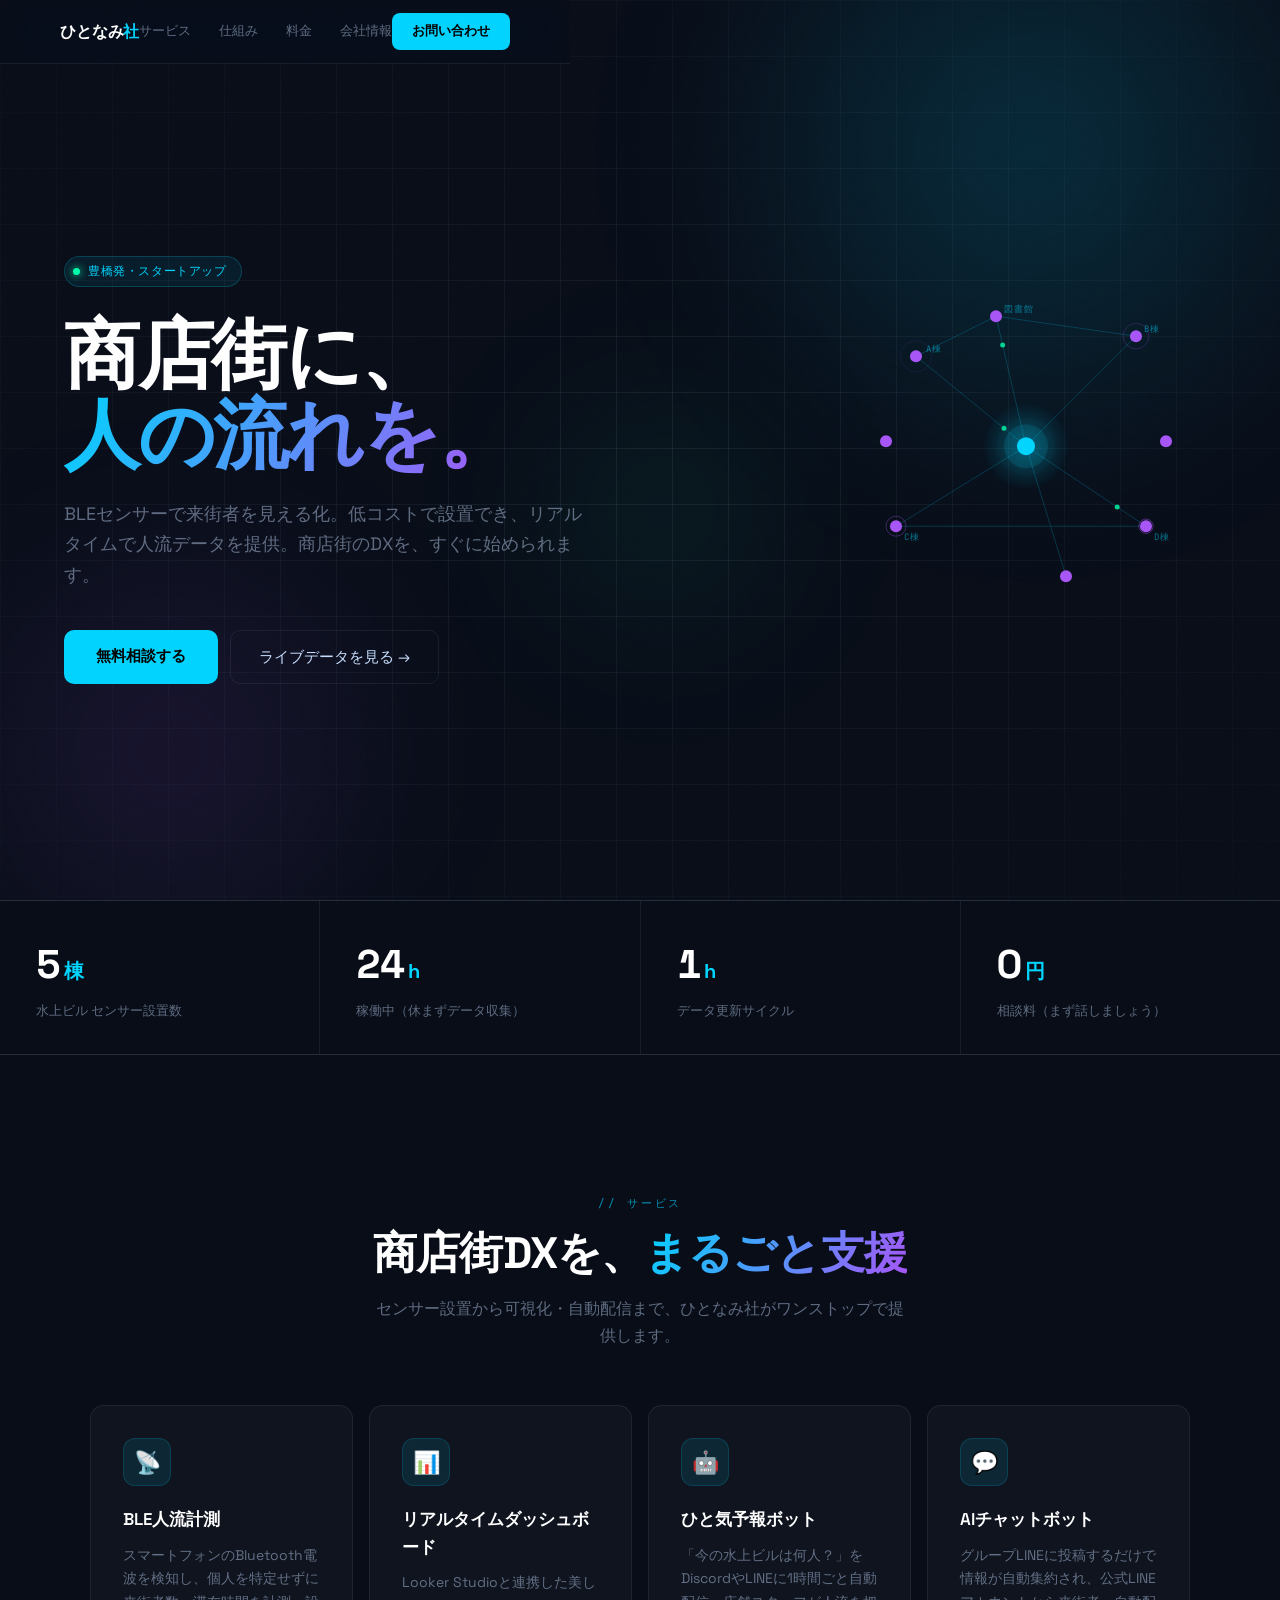
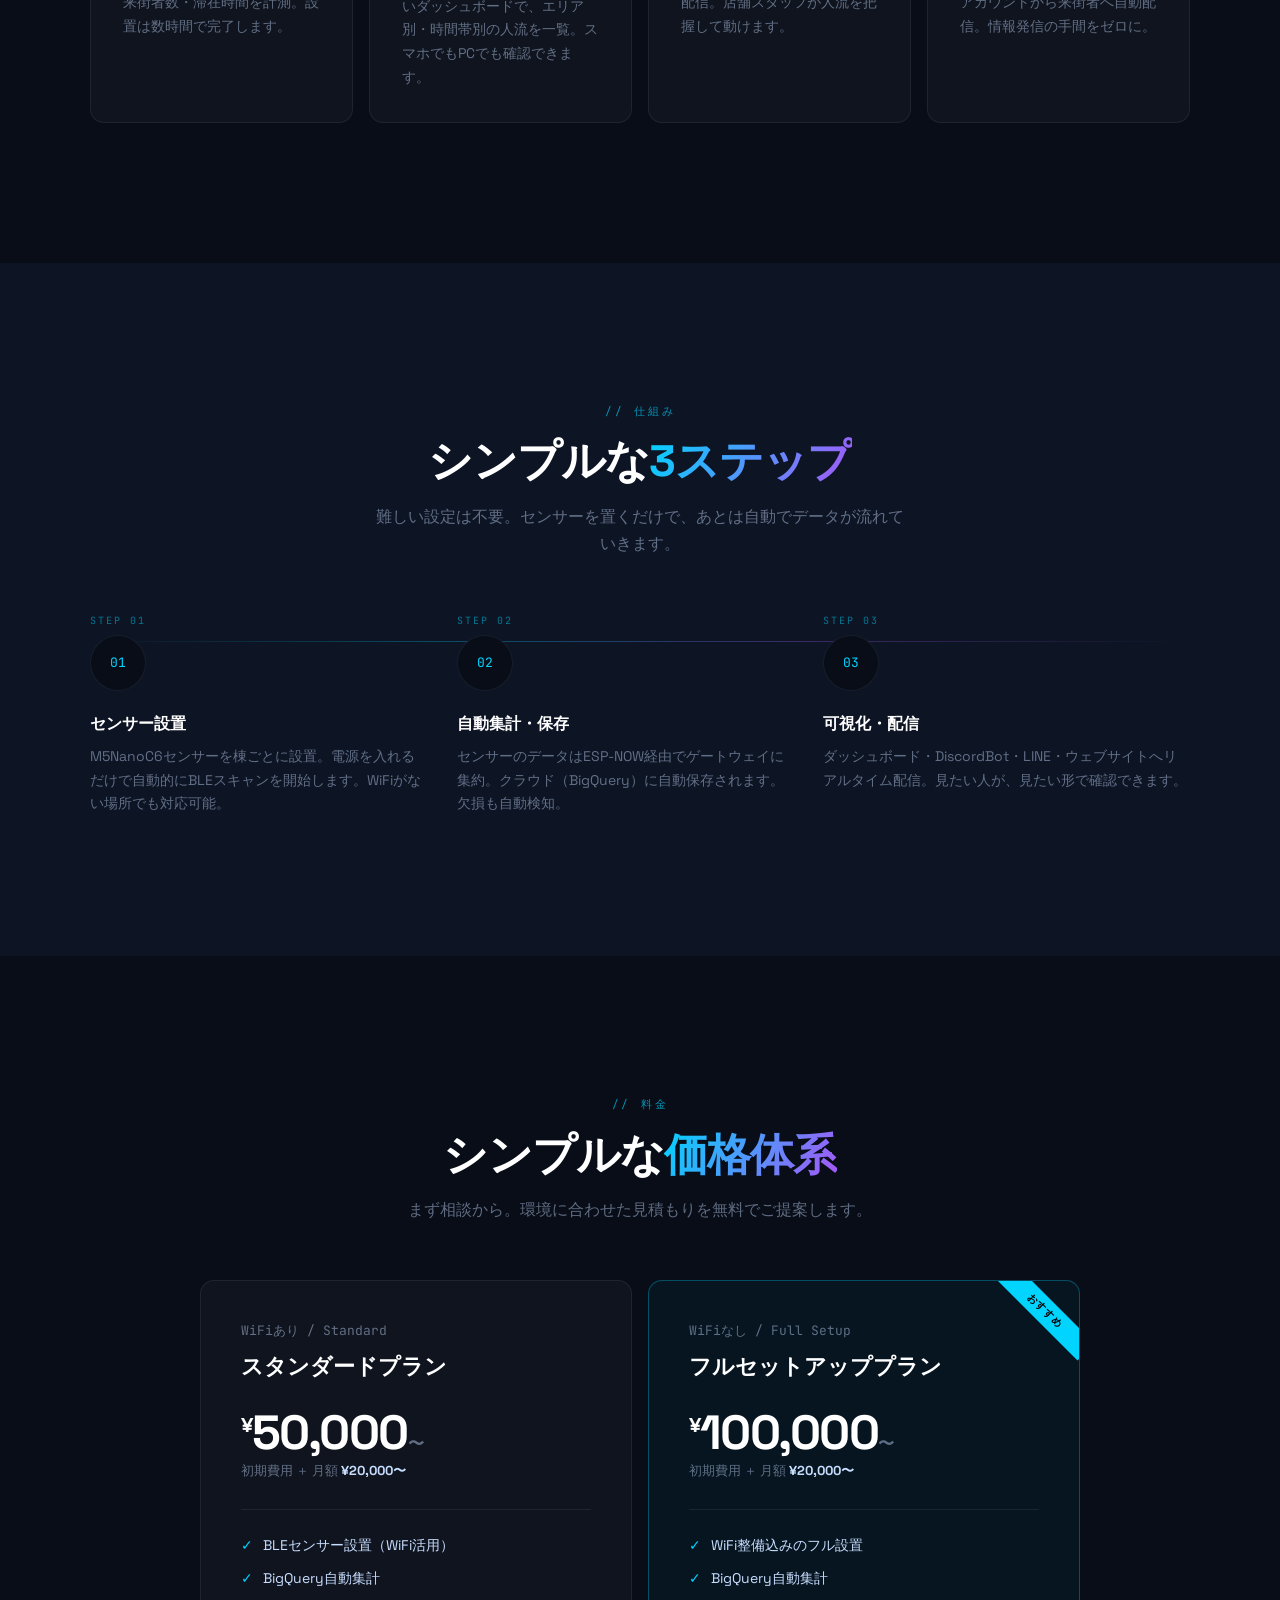
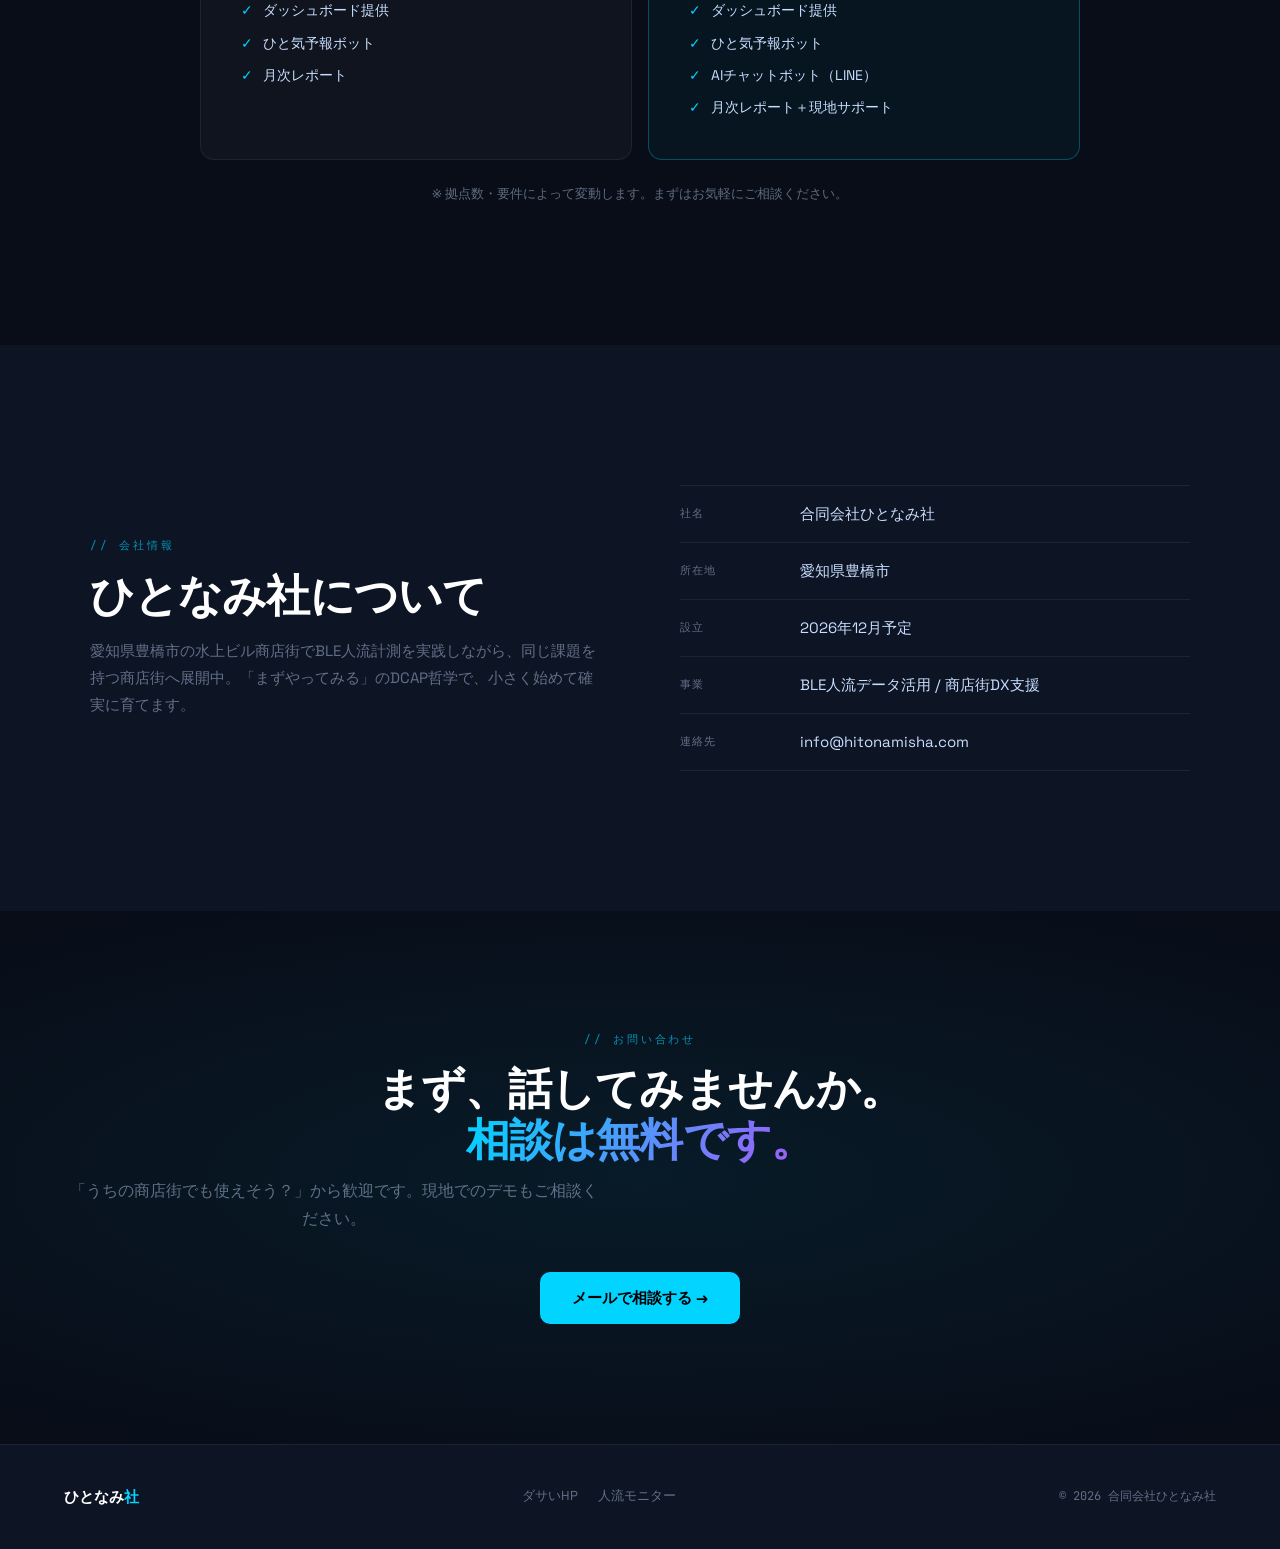
<file: corporate.html>
<!DOCTYPE html>
<html lang="ja">
<head>
  <meta charset="UTF-8">
  <meta name="viewport" content="width=device-width, initial-scale=1.0">
  <title>合同会社ひとなみ社 — 商店街に、人の流れを。</title>
  <link rel="preconnect" href="https://fonts.googleapis.com">
  <link href="https://fonts.googleapis.com/css2?family=Space+Grotesk:wght@300;400;500;600;700&family=JetBrains+Mono:wght@400;600&display=swap" rel="stylesheet">
  <style>
    *, *::before, *::after { box-sizing: border-box; margin: 0; padding: 0; }
    :root {
      --bg:     #080d18;
      --bg2:    #0d1424;
      --cyan:   #00d4ff;
      --purple: #a855f7;
      --green:  #00ffaa;
      --text:   #c8deff;
      --dim:    rgba(200,222,255,.45);
      --border: rgba(200,222,255,.08);
      --card:   rgba(255,255,255,.03);
      --r:      14px;
    }

    html { scroll-behavior: smooth; }
    body { background: var(--bg); color: var(--text); font-family: 'Space Grotesk', system-ui, sans-serif; line-height: 1.6; overflow-x: hidden; }

    a { color: inherit; text-decoration: none; }
    img { display: block; max-width: 100%; }

    /* ────────────────────────────────
       NOISE OVERLAY
    ──────────────────────────────── */
    body::before {
      content: ''; position: fixed; inset: 0; pointer-events: none; z-index: 9999; opacity: .025;
      background-image: url("data:image/svg+xml,%3Csvg viewBox='0 0 256 256' xmlns='http://www.w3.org/2000/svg'%3E%3Cfilter id='noise'%3E%3CfeTurbulence type='fractalNoise' baseFrequency='0.9' numOctaves='4' stitchTiles='stitch'/%3E%3C/filter%3E%3Crect width='100%25' height='100%25' filter='url(%23noise)'/%3E%3C/svg%3E");
      background-size: 200px;
    }

    /* ────────────────────────────────
       NAV
    ──────────────────────────────── */
    nav {
      position: fixed; top: 0; inset-x: 0; z-index: 100;
      display: flex; align-items: center; justify-content: space-between;
      padding: 0 clamp(20px,5vw,60px);
      height: 64px;
      background: rgba(8,13,24,.7);
      backdrop-filter: blur(20px) saturate(180%);
      border-bottom: 1px solid var(--border);
      transition: background .3s;
    }

    .nav-logo {
      font-size: 16px; font-weight: 700; letter-spacing: -.01em;
      color: #fff;
    }
    .nav-logo span { color: var(--cyan); }

    .nav-links { display: flex; gap: 28px; font-size: 13px; color: var(--dim); }
    .nav-links a:hover { color: #fff; }
    @media(max-width:600px){ .nav-links { display: none; } }

    .nav-cta {
      font-size: 13px; font-weight: 600; padding: 8px 20px;
      background: var(--cyan); color: #000; border-radius: 8px;
      transition: opacity .2s, transform .15s;
    }
    .nav-cta:hover { opacity: .85; transform: translateY(-1px); }

    /* ────────────────────────────────
       HERO
    ──────────────────────────────── */
    .hero {
      position: relative; min-height: 100svh;
      display: flex; align-items: center;
      padding: 120px clamp(20px,5vw,80px) 80px;
      overflow: hidden;
    }

    /* Gradient blobs */
    .blob {
      position: absolute; border-radius: 50%; filter: blur(80px);
      pointer-events: none; will-change: transform;
    }
    .blob-1 { width: 700px; height: 700px; background: radial-gradient(circle, rgba(0,212,255,.18), transparent 70%); top: -200px; right: -100px; animation: drift1 12s ease-in-out infinite; }
    .blob-2 { width: 500px; height: 500px; background: radial-gradient(circle, rgba(168,85,247,.14), transparent 70%); bottom: -100px; left: -80px; animation: drift2 15s ease-in-out infinite; }
    .blob-3 { width: 300px; height: 300px; background: radial-gradient(circle, rgba(0,255,170,.1), transparent 70%); top: 40%; left: 40%; animation: drift3 10s ease-in-out infinite; }

    @keyframes drift1 { 0%,100%{transform:translate(0,0)} 50%{transform:translate(-40px,30px)} }
    @keyframes drift2 { 0%,100%{transform:translate(0,0)} 50%{transform:translate(30px,-40px)} }
    @keyframes drift3 { 0%,100%{transform:translate(0,0)} 50%{transform:translate(-20px,20px)} }

    /* Grid */
    .hero::before {
      content: ''; position: absolute; inset: 0; pointer-events: none;
      background-image:
        linear-gradient(var(--border) 1px, transparent 1px),
        linear-gradient(90deg, var(--border) 1px, transparent 1px);
      background-size: 56px 56px;
      mask-image: radial-gradient(ellipse 80% 80% at 50% 50%, black, transparent);
    }

    .hero-inner { position: relative; max-width: 700px; }

    .hero-badge {
      display: inline-flex; align-items: center; gap: 8px;
      padding: 5px 14px 5px 8px;
      background: rgba(0,212,255,.08); border: 1px solid rgba(0,212,255,.2);
      border-radius: 100px; font-size: 12px; color: var(--cyan);
      font-family: 'JetBrains Mono', monospace; letter-spacing: .05em;
      margin-bottom: 28px;
    }
    .badge-dot { width:7px; height:7px; border-radius:50%; background:var(--green); box-shadow:0 0 8px var(--green); animation:blink 2s ease-in-out infinite; }
    @keyframes blink { 0%,100%{opacity:1} 50%{opacity:.3} }

    .hero h1 {
      font-size: clamp(40px, 7vw, 76px);
      font-weight: 700; letter-spacing: -.03em; line-height: 1.05;
      color: #fff; margin-bottom: 24px;
    }
    .hero h1 .grad {
      background: linear-gradient(120deg, var(--cyan), var(--purple));
      -webkit-background-clip: text; -webkit-text-fill-color: transparent;
      background-clip: text;
    }

    .hero-sub {
      font-size: clamp(15px,2vw,18px); color: var(--dim); line-height: 1.7;
      max-width: 520px; margin-bottom: 40px;
    }

    .hero-actions { display: flex; flex-wrap: wrap; gap: 12px; }

    .btn-primary {
      padding: 14px 32px; background: var(--cyan); color: #000;
      font-weight: 700; font-size: 15px; border-radius: 10px;
      transition: transform .15s, box-shadow .15s;
    }
    .btn-primary:hover { transform: translateY(-2px); box-shadow: 0 8px 32px rgba(0,212,255,.3); }

    .btn-ghost {
      padding: 14px 28px; border: 1px solid var(--border); color: var(--text);
      font-size: 15px; border-radius: 10px;
      transition: border-color .2s, background .2s;
    }
    .btn-ghost:hover { border-color: rgba(200,222,255,.3); background: rgba(255,255,255,.04); }

    /* BLE diagram */
    .hero-visual {
      position: absolute; right: clamp(20px,5vw,80px); top: 50%; transform: translateY(-50%);
      width: min(380px, 40vw); aspect-ratio: 1;
    }
    @media(max-width:900px){ .hero-visual { display: none; } }

    /* ────────────────────────────────
       STATS BAR
    ──────────────────────────────── */
    .stats {
      display: flex; flex-wrap: wrap; gap: 1px;
      background: var(--border);
      border-top: 1px solid var(--border); border-bottom: 1px solid var(--border);
    }

    .stat {
      flex: 1; min-width: 180px;
      padding: 32px 36px;
      background: var(--bg);
    }

    .stat-num {
      font-size: 40px; font-weight: 700; letter-spacing: -.03em; color: #fff;
      font-feature-settings: 'tnum';
    }
    .stat-num span { font-size: 20px; color: var(--cyan); margin-left: 4px; }
    .stat-label { font-size: 13px; color: var(--dim); margin-top: 4px; }

    /* ────────────────────────────────
       SECTION COMMONS
    ──────────────────────────────── */
    section { padding: clamp(80px, 12vw, 140px) clamp(20px, 5vw, 80px); }

    .section-tag {
      font-family: 'JetBrains Mono', monospace; font-size: 11px;
      letter-spacing: .25em; text-transform: uppercase;
      color: var(--cyan); opacity: .65; margin-bottom: 16px;
    }

    .section-h {
      font-size: clamp(28px, 4vw, 44px); font-weight: 700;
      letter-spacing: -.02em; color: #fff; line-height: 1.15;
      margin-bottom: 16px;
    }
    .section-h .grad {
      background: linear-gradient(120deg, var(--cyan), var(--purple));
      -webkit-background-clip: text; -webkit-text-fill-color: transparent; background-clip: text;
    }

    .section-sub { font-size: 16px; color: var(--dim); max-width: 540px; line-height: 1.7; margin-bottom: 56px; }

    .center { text-align: center; }
    .center .section-sub { margin-left: auto; margin-right: auto; }

    /* ────────────────────────────────
       FEATURES
    ──────────────────────────────── */
    #features { background: var(--bg); }

    .features-grid {
      display: grid; grid-template-columns: repeat(auto-fit, minmax(240px, 1fr));
      gap: 16px; max-width: 1100px; margin: 0 auto;
    }

    .feat {
      padding: 32px; background: var(--card);
      border: 1px solid var(--border); border-radius: var(--r);
      transition: border-color .25s, transform .25s;
    }
    .feat:hover { border-color: rgba(0,212,255,.25); transform: translateY(-3px); }

    .feat-icon {
      width: 48px; height: 48px; border-radius: 12px;
      background: rgba(0,212,255,.1); border: 1px solid rgba(0,212,255,.15);
      display: flex; align-items: center; justify-content: center;
      font-size: 22px; margin-bottom: 20px;
    }

    .feat h3 { font-size: 17px; font-weight: 600; color: #fff; margin-bottom: 10px; }
    .feat p  { font-size: 14px; color: var(--dim); line-height: 1.7; }

    /* ────────────────────────────────
       HOW IT WORKS
    ──────────────────────────────── */
    #how { background: var(--bg2); }

    .how-inner { max-width: 1100px; margin: 0 auto; }

    .steps {
      display: grid; grid-template-columns: repeat(auto-fit, minmax(220px,1fr));
      gap: 0; position: relative;
    }

    .steps::before {
      content: ''; position: absolute; top: 28px; left: 0; right: 0; height: 1px;
      background: linear-gradient(90deg, transparent, var(--cyan), var(--purple), transparent);
      opacity: .3;
    }
    @media(max-width:680px){ .steps::before { display: none; } }

    .step { padding: 0 32px 0 0; position: relative; }
    .step:last-child { padding-right: 0; }

    .step-num {
      width: 56px; height: 56px; border-radius: 50%;
      background: var(--bg); border: 1px solid var(--border);
      display: flex; align-items: center; justify-content: center;
      font-family: 'JetBrains Mono', monospace; font-size: 13px; color: var(--cyan);
      margin-bottom: 20px; position: relative; z-index: 1;
    }

    .step h3 { font-size: 16px; font-weight: 600; color: #fff; margin-bottom: 8px; }
    .step p  { font-size: 14px; color: var(--dim); line-height: 1.7; }

    .step-tag {
      font-family: 'JetBrains Mono', monospace; font-size: 10px; letter-spacing: .2em;
      color: var(--cyan); opacity: .5; margin-bottom: 6px; text-transform: uppercase;
    }

    /* ────────────────────────────────
       PRICING
    ──────────────────────────────── */
    #pricing { background: var(--bg); }

    .pricing-wrap { max-width: 880px; margin: 0 auto; }

    .pricing-grid {
      display: grid; grid-template-columns: 1fr 1fr; gap: 16px;
    }
    @media(max-width:620px){ .pricing-grid { grid-template-columns: 1fr; } }

    .price-card {
      padding: 40px; background: var(--card);
      border: 1px solid var(--border); border-radius: var(--r);
      position: relative; overflow: hidden;
      transition: border-color .25s;
    }
    .price-card:hover { border-color: rgba(0,212,255,.25); }

    .price-card.featured {
      border-color: rgba(0,212,255,.3);
      background: rgba(0,212,255,.04);
    }
    .price-card.featured::before {
      content: 'おすすめ'; position: absolute; top: 18px; right: -24px;
      background: var(--cyan); color: #000; font-size: 10px; font-weight: 700;
      padding: 4px 36px; transform: rotate(45deg); letter-spacing: .1em;
    }

    .price-tier { font-size: 13px; color: var(--dim); margin-bottom: 8px; font-family: 'JetBrains Mono', monospace; }
    .price-name { font-size: 22px; font-weight: 700; color: #fff; margin-bottom: 24px; }

    .price-num {
      font-size: 48px; font-weight: 700; color: #fff; letter-spacing: -.03em;
      line-height: 1; margin-bottom: 4px;
    }
    .price-num sup { font-size: 20px; vertical-align: super; }
    .price-num sub { font-size: 16px; color: var(--dim); vertical-align: baseline; }

    .price-monthly { font-size: 13px; color: var(--dim); margin-bottom: 28px; }
    .price-monthly strong { color: var(--text); }

    .price-divider { border: none; border-top: 1px solid var(--border); margin: 24px 0; }

    .price-features { display: flex; flex-direction: column; gap: 10px; }
    .price-feat { display: flex; align-items: center; gap: 10px; font-size: 14px; color: var(--text); }
    .price-feat::before { content: '✓'; color: var(--cyan); font-weight: 700; flex-shrink: 0; }

    /* ────────────────────────────────
       COMPANY
    ──────────────────────────────── */
    #company { background: var(--bg2); }

    .company-inner {
      max-width: 1100px; margin: 0 auto;
      display: grid; grid-template-columns: 1fr 1fr; gap: 80px; align-items: center;
    }
    @media(max-width:760px){ .company-inner { grid-template-columns: 1fr; gap: 40px; } }

    .company-table { width: 100%; border-collapse: collapse; }
    .company-table tr { border-bottom: 1px solid var(--border); }
    .company-table tr:first-child { border-top: 1px solid var(--border); }
    .company-table th {
      width: 120px; padding: 16px 0; text-align: left;
      font-family: 'JetBrains Mono', monospace; font-size: 11px;
      letter-spacing: .1em; color: var(--dim); text-transform: uppercase; font-weight: 400;
    }
    .company-table td { padding: 16px 0; font-size: 15px; color: var(--text); }

    /* ────────────────────────────────
       CTA BANNER
    ──────────────────────────────── */
    .cta-banner {
      position: relative; overflow: hidden;
      padding: clamp(80px,10vw,120px) clamp(20px,5vw,80px);
      background: var(--bg); text-align: center;
    }
    .cta-banner::before {
      content: ''; position: absolute; inset: 0;
      background: radial-gradient(ellipse 80% 60% at 50% 50%, rgba(0,212,255,.07), transparent);
    }
    .cta-banner .section-h { margin-bottom: 12px; }
    .cta-banner .section-sub { margin-bottom: 40px; }

    /* ────────────────────────────────
       FOOTER
    ──────────────────────────────── */
    footer {
      background: var(--bg2); border-top: 1px solid var(--border);
      padding: 40px clamp(20px,5vw,80px);
      display: flex; flex-wrap: wrap; gap: 16px;
      justify-content: space-between; align-items: center;
    }
    .footer-logo { font-size: 15px; font-weight: 700; color: #fff; }
    .footer-logo span { color: var(--cyan); }
    .footer-copy { font-size: 12px; color: var(--dim); font-family: 'JetBrains Mono', monospace; }
    .footer-links { display: flex; gap: 20px; font-size: 13px; color: var(--dim); }
    .footer-links a:hover { color: var(--text); }

    /* ────────────────────────────────
       SCROLL REVEAL
    ──────────────────────────────── */
    .reveal {
      opacity: 0; transform: translateY(24px);
      transition: opacity .7s ease, transform .7s ease;
    }
    .reveal.visible { opacity: 1; transform: none; }

    /* ────────────────────────────────
       BLE SVG ANIMATION
    ──────────────────────────────── */
    .ble-canvas { width: 100%; height: 100%; }
  </style>
</head>
<body>

<!-- NAV -->
<nav>
  <div class="nav-logo">ひとなみ<span>社</span></div>
  <div class="nav-links">
    <a href="#features">サービス</a>
    <a href="#how">仕組み</a>
    <a href="#pricing">料金</a>
    <a href="#company">会社情報</a>
  </div>
  <a href="#contact" class="nav-cta">お問い合わせ</a>
</nav>

<!-- HERO -->
<section class="hero">
  <div class="blob blob-1"></div>
  <div class="blob blob-2"></div>
  <div class="blob blob-3"></div>

  <div class="hero-inner">
    <div class="hero-badge"><span class="badge-dot"></span>豊橋発・スタートアップ</div>
    <h1>商店街に、<br><span class="grad">人の流れを。</span></h1>
    <p class="hero-sub">BLEセンサーで来街者を見える化。低コストで設置でき、リアルタイムで人流データを提供。商店街のDXを、すぐに始められます。</p>
    <div class="hero-actions">
      <a href="#contact" class="btn-primary">無料相談する</a>
      <a href="./viz.html" class="btn-ghost">ライブデータを見る →</a>
    </div>
  </div>

  <!-- BLE diagram -->
  <div class="hero-visual">
    <svg class="ble-canvas" viewBox="0 0 380 380" fill="none" xmlns="http://www.w3.org/2000/svg">
      <defs>
        <radialGradient id="glow1" cx="50%" cy="50%" r="50%">
          <stop offset="0%" stop-color="#00d4ff" stop-opacity=".5"/>
          <stop offset="100%" stop-color="#00d4ff" stop-opacity="0"/>
        </radialGradient>
        <radialGradient id="glow2" cx="50%" cy="50%" r="50%">
          <stop offset="0%" stop-color="#a855f7" stop-opacity=".4"/>
          <stop offset="100%" stop-color="#a855f7" stop-opacity="0"/>
        </radialGradient>
      </defs>

      <!-- Connection lines -->
      <g opacity=".25" stroke="#00d4ff" stroke-width=".8">
        <line x1="190" y1="190" x2="80"  y2="100"/><line x1="190" y1="190" x2="300" y2="80"/>
        <line x1="190" y1="190" x2="60"  y2="270"/><line x1="190" y1="190" x2="310" y2="270"/>
        <line x1="190" y1="190" x2="160" y2="60"/> <line x1="190" y1="190" x2="230" y2="320"/>
        <line x1="80"  y1="100" x2="160" y2="60"/> <line x1="300" y1="80" x2="160"  y2="60"/>
        <line x1="60"  y1="270" x2="310" y2="270"/>
      </g>

      <!-- Center node -->
      <circle cx="190" cy="190" r="44" fill="url(#glow1)" opacity=".6"/>
      <circle cx="190" cy="190" r="22" fill="#00d4ff" opacity=".12"/>
      <circle cx="190" cy="190" r="9"  fill="#00d4ff"/>
      <circle cx="190" cy="190" r="9"  fill="#00d4ff" opacity=".4">
        <animate attributeName="r" from="9" to="30" dur="2.5s" repeatCount="indefinite"/>
        <animate attributeName="opacity" from=".4" to="0" dur="2.5s" repeatCount="indefinite"/>
      </circle>

      <!-- Outer nodes -->
      <g fill="#a855f7">
        <circle cx="80"  cy="100" r="6"/><circle cx="300" cy="80"  r="6"/>
        <circle cx="60"  cy="270" r="6"/><circle cx="310" cy="270" r="6"/>
        <circle cx="160" cy="60"  r="6"/><circle cx="230" cy="320" r="6"/>
        <circle cx="330" cy="185" r="6"/><circle cx="50"  cy="185" r="6"/>
      </g>

      <!-- Pulse rings on outer nodes -->
      <g fill="none" stroke="#a855f7" stroke-width="1">
        <circle cx="80"  cy="100" r="6" opacity=".5">
          <animate attributeName="r" from="6" to="18" dur="3s" begin="0s"   repeatCount="indefinite"/>
          <animate attributeName="opacity" from=".5" to="0" dur="3s" begin="0s" repeatCount="indefinite"/>
        </circle>
        <circle cx="300" cy="80"  r="6" opacity=".5">
          <animate attributeName="r" from="6" to="18" dur="3s" begin=".7s"  repeatCount="indefinite"/>
          <animate attributeName="opacity" from=".5" to="0" dur="3s" begin=".7s" repeatCount="indefinite"/>
        </circle>
        <circle cx="60"  cy="270" r="6" opacity=".5">
          <animate attributeName="r" from="6" to="18" dur="3s" begin="1.4s" repeatCount="indefinite"/>
          <animate attributeName="opacity" from=".5" to="0" dur="3s" begin="1.4s" repeatCount="indefinite"/>
        </circle>
        <circle cx="310" cy="270" r="6" opacity=".5">
          <animate attributeName="r" from="6" to="18" dur="3s" begin="2.1s" repeatCount="indefinite"/>
          <animate attributeName="opacity" from=".5" to="0" dur="3s" begin="2.1s" repeatCount="indefinite"/>
        </circle>
      </g>

      <!-- Labels -->
      <g font-family="JetBrains Mono, monospace" font-size="9" fill="#00d4ff" opacity=".5" letter-spacing="1">
        <text x="90"  y="96" >A棟</text><text x="308" y="76" >B棟</text>
        <text x="68"  y="284">C棟</text><text x="318" y="284">D棟</text>
        <text x="168" y="56" >図書館</text>
      </g>

      <!-- Data particles moving along lines -->
      <circle r="2.5" fill="#00ffaa" opacity=".8">
        <animateMotion dur="2s" repeatCount="indefinite" path="M190,190 L80,100"/>
      </circle>
      <circle r="2.5" fill="#00ffaa" opacity=".8">
        <animateMotion dur="2.5s" begin=".5s" repeatCount="indefinite" path="M190,190 L310,270"/>
      </circle>
      <circle r="2.5" fill="#00ffaa" opacity=".8">
        <animateMotion dur="1.8s" begin="1s" repeatCount="indefinite" path="M190,190 L160,60"/>
      </circle>
    </svg>
  </div>
</section>

<!-- STATS -->
<div class="stats">
  <div class="stat reveal">
    <div class="stat-num">5<span>棟</span></div>
    <div class="stat-label">水上ビル センサー設置数</div>
  </div>
  <div class="stat reveal" style="transition-delay:.1s">
    <div class="stat-num">24<span>h</span></div>
    <div class="stat-label">稼働中（休まずデータ収集）</div>
  </div>
  <div class="stat reveal" style="transition-delay:.2s">
    <div class="stat-num">1<span>h</span></div>
    <div class="stat-label">データ更新サイクル</div>
  </div>
  <div class="stat reveal" style="transition-delay:.3s">
    <div class="stat-num">0<span>円</span></div>
    <div class="stat-label">相談料（まず話しましょう）</div>
  </div>
</div>

<!-- FEATURES -->
<section id="features">
  <div style="max-width:1100px; margin:0 auto;">
    <div class="center reveal">
      <div class="section-tag">// サービス</div>
      <h2 class="section-h">商店街DXを、<span class="grad">まるごと支援</span></h2>
      <p class="section-sub">センサー設置から可視化・自動配信まで、ひとなみ社がワンストップで提供します。</p>
    </div>
    <div class="features-grid">
      <div class="feat reveal" style="transition-delay:.05s">
        <div class="feat-icon">📡</div>
        <h3>BLE人流計測</h3>
        <p>スマートフォンのBluetooth電波を検知し、個人を特定せずに来街者数・滞在時間を計測。設置は数時間で完了します。</p>
      </div>
      <div class="feat reveal" style="transition-delay:.1s">
        <div class="feat-icon">📊</div>
        <h3>リアルタイムダッシュボード</h3>
        <p>Looker Studioと連携した美しいダッシュボードで、エリア別・時間帯別の人流を一覧。スマホでもPCでも確認できます。</p>
      </div>
      <div class="feat reveal" style="transition-delay:.15s">
        <div class="feat-icon">🤖</div>
        <h3>ひと気予報ボット</h3>
        <p>「今の水上ビルは何人？」をDiscordやLINEに1時間ごと自動配信。店舗スタッフが人流を把握して動けます。</p>
      </div>
      <div class="feat reveal" style="transition-delay:.2s">
        <div class="feat-icon">💬</div>
        <h3>AIチャットボット</h3>
        <p>グループLINEに投稿するだけで情報が自動集約され、公式LINEアカウントから来街者へ自動配信。情報発信の手間をゼロに。</p>
      </div>
    </div>
  </div>
</section>

<!-- HOW IT WORKS -->
<section id="how">
  <div class="how-inner">
    <div class="center reveal">
      <div class="section-tag">// 仕組み</div>
      <h2 class="section-h">シンプルな<span class="grad">3ステップ</span></h2>
      <p class="section-sub">難しい設定は不要。センサーを置くだけで、あとは自動でデータが流れていきます。</p>
    </div>
    <div class="steps">
      <div class="step reveal" style="transition-delay:.05s">
        <div class="step-tag">Step 01</div>
        <div class="step-num">01</div>
        <h3>センサー設置</h3>
        <p>M5NanoC6センサーを棟ごとに設置。電源を入れるだけで自動的にBLEスキャンを開始します。WiFiがない場所でも対応可能。</p>
      </div>
      <div class="step reveal" style="transition-delay:.1s">
        <div class="step-tag">Step 02</div>
        <div class="step-num">02</div>
        <h3>自動集計・保存</h3>
        <p>センサーのデータはESP-NOW経由でゲートウェイに集約。クラウド（BigQuery）に自動保存されます。欠損も自動検知。</p>
      </div>
      <div class="step reveal" style="transition-delay:.15s">
        <div class="step-tag">Step 03</div>
        <div class="step-num">03</div>
        <h3>可視化・配信</h3>
        <p>ダッシュボード・DiscordBot・LINE・ウェブサイトへリアルタイム配信。見たい人が、見たい形で確認できます。</p>
      </div>
    </div>
  </div>
</section>

<!-- PRICING -->
<section id="pricing">
  <div class="pricing-wrap">
    <div class="center reveal">
      <div class="section-tag">// 料金</div>
      <h2 class="section-h">シンプルな<span class="grad">価格体系</span></h2>
      <p class="section-sub">まず相談から。環境に合わせた見積もりを無料でご提案します。</p>
    </div>
    <div class="pricing-grid">
      <div class="price-card reveal">
        <div class="price-tier">WiFiあり / Standard</div>
        <div class="price-name">スタンダードプラン</div>
        <div class="price-num"><sup>¥</sup>50,000<sub>〜</sub></div>
        <div class="price-monthly">初期費用 ＋ 月額 <strong>¥20,000〜</strong></div>
        <hr class="price-divider">
        <div class="price-features">
          <div class="price-feat">BLEセンサー設置（WiFi活用）</div>
          <div class="price-feat">BigQuery自動集計</div>
          <div class="price-feat">ダッシュボード提供</div>
          <div class="price-feat">ひと気予報ボット</div>
          <div class="price-feat">月次レポート</div>
        </div>
      </div>
      <div class="price-card featured reveal" style="transition-delay:.1s">
        <div class="price-tier">WiFiなし / Full Setup</div>
        <div class="price-name">フルセットアッププラン</div>
        <div class="price-num"><sup>¥</sup>100,000<sub>〜</sub></div>
        <div class="price-monthly">初期費用 ＋ 月額 <strong>¥20,000〜</strong></div>
        <hr class="price-divider">
        <div class="price-features">
          <div class="price-feat">WiFi整備込みのフル設置</div>
          <div class="price-feat">BigQuery自動集計</div>
          <div class="price-feat">ダッシュボード提供</div>
          <div class="price-feat">ひと気予報ボット</div>
          <div class="price-feat">AIチャットボット（LINE）</div>
          <div class="price-feat">月次レポート＋現地サポート</div>
        </div>
      </div>
    </div>
    <p style="text-align:center; margin-top:24px; font-size:13px; color:var(--dim);">※ 拠点数・要件によって変動します。まずはお気軽にご相談ください。</p>
  </div>
</section>

<!-- COMPANY -->
<section id="company">
  <div class="company-inner">
    <div class="reveal">
      <div class="section-tag">// 会社情報</div>
      <h2 class="section-h">ひとなみ社について</h2>
      <p style="font-size:15px; color:var(--dim); line-height:1.8;">
        愛知県豊橋市の水上ビル商店街でBLE人流計測を実践しながら、同じ課題を持つ商店街へ展開中。「まずやってみる」のDCAP哲学で、小さく始めて確実に育てます。
      </p>
    </div>
    <div class="reveal" style="transition-delay:.1s">
      <table class="company-table">
        <tr><th>社名</th><td>合同会社ひとなみ社</td></tr>
        <tr><th>所在地</th><td>愛知県豊橋市</td></tr>
        <tr><th>設立</th><td>2026年12月予定</td></tr>
        <tr><th>事業</th><td>BLE人流データ活用 / 商店街DX支援</td></tr>
        <tr><th>連絡先</th><td>info@hitonamisha.com</td></tr>
      </table>
    </div>
  </div>
</section>

<!-- CTA BANNER -->
<section id="contact" class="cta-banner">
  <div style="position:relative; z-index:1;">
    <div class="section-tag">// お問い合わせ</div>
    <h2 class="section-h reveal">まず、話してみませんか。<br><span class="grad">相談は無料です。</span></h2>
    <p class="section-sub reveal" style="transition-delay:.1s">「うちの商店街でも使えそう？」から歓迎です。現地でのデモもご相談ください。</p>
    <div class="reveal" style="transition-delay:.2s">
      <a href="mailto:info@hitonamisha.com" class="btn-primary" style="display:inline-block;">
        メールで相談する →
      </a>
    </div>
  </div>
</section>

<!-- FOOTER -->
<footer>
  <div class="footer-logo">ひとなみ<span>社</span></div>
  <div class="footer-links">
    <a href="./index.html">ダサいHP</a>
    <a href="./viz.html">人流モニター</a>
  </div>
  <div class="footer-copy">© 2026 合同会社ひとなみ社</div>
</footer>

<script>
/* ── SCROLL REVEAL ─────────────────────────────── */
const observer = new IntersectionObserver(entries => {
  entries.forEach(e => { if (e.isIntersecting) { e.target.classList.add('visible'); observer.unobserve(e.target); } });
}, { threshold: 0.12 });
document.querySelectorAll('.reveal').forEach(el => observer.observe(el));

/* ── NAV scroll style ──────────────────────────── */
const nav = document.querySelector('nav');
addEventListener('scroll', () => {
  nav.style.background = scrollY > 40 ? 'rgba(8,13,24,.92)' : 'rgba(8,13,24,.7)';
});
</script>
</body>
</html>
</file>
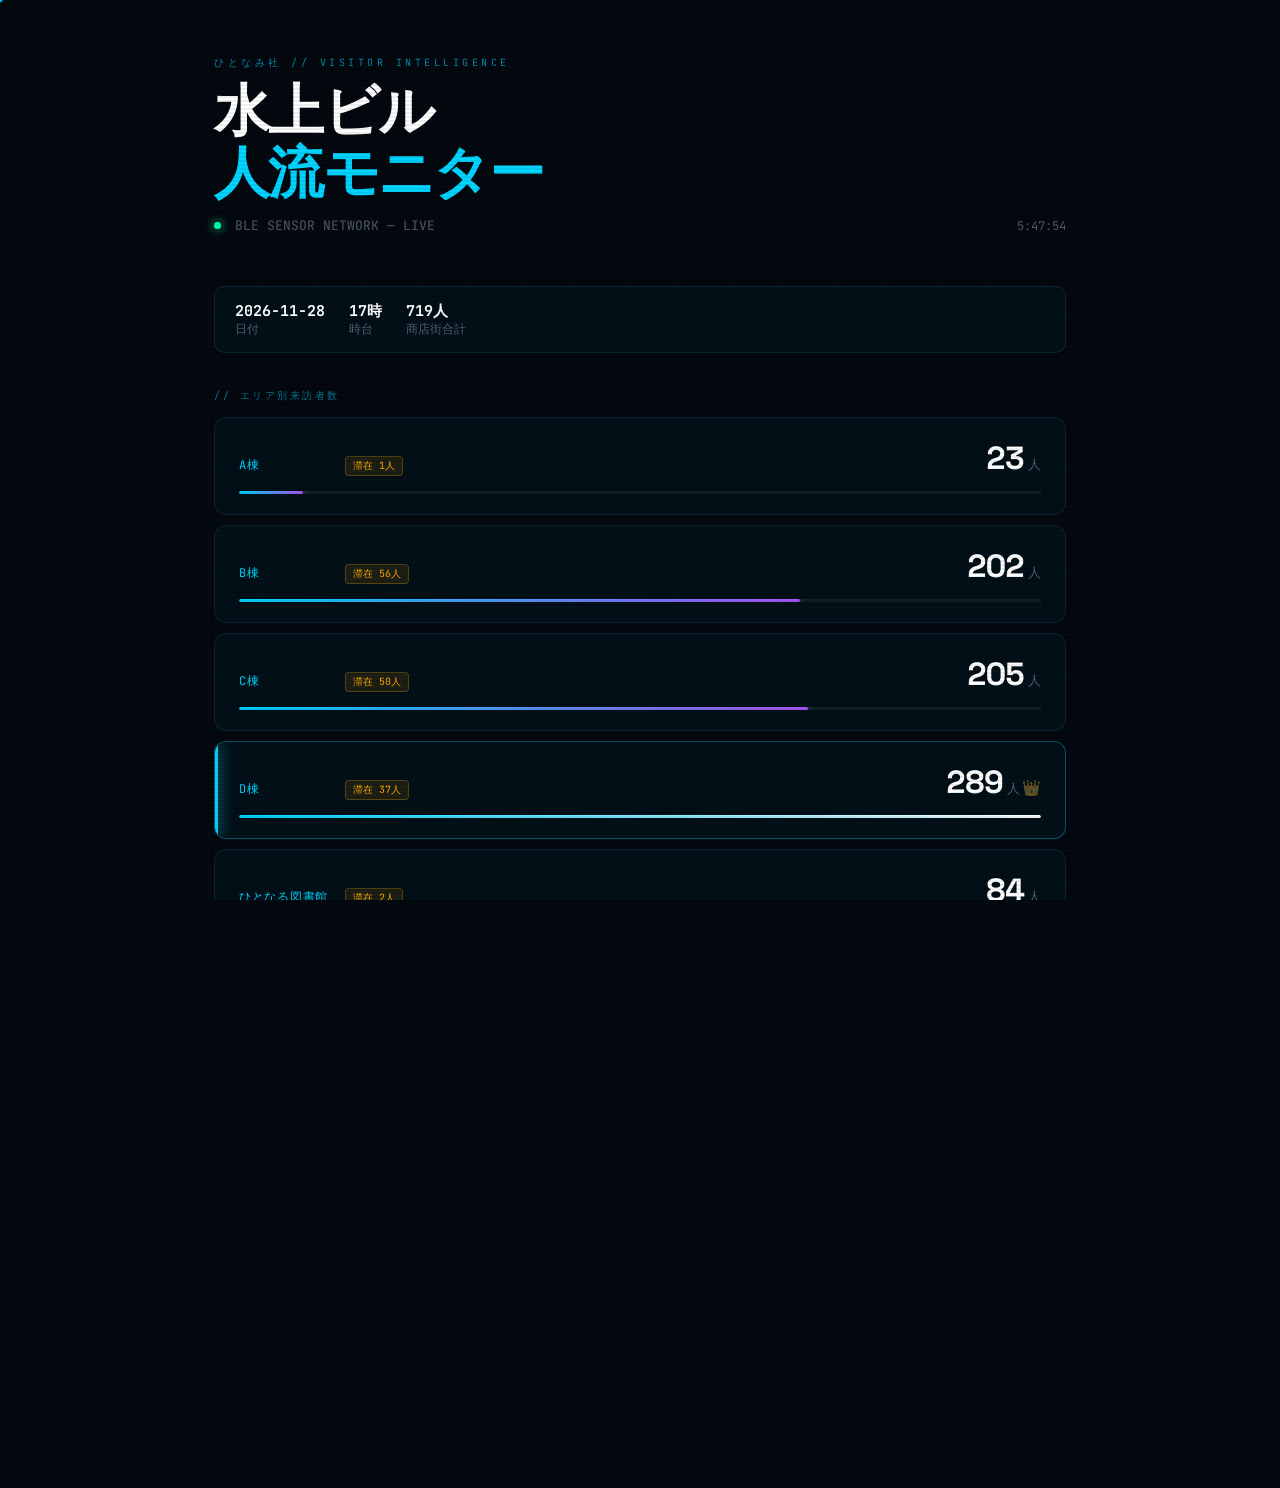
<file: viz.html>
<!DOCTYPE html>
<html lang="ja">
<head>
  <meta charset="UTF-8">
  <meta name="viewport" content="width=device-width, initial-scale=1.0">
  <title>HITOKIYO — 水上ビル人流インテリジェンス</title>
  <link rel="preconnect" href="https://fonts.googleapis.com">
  <link href="https://fonts.googleapis.com/css2?family=Space+Grotesk:wght@300;500;700&family=JetBrains+Mono:wght@400;700&display=swap" rel="stylesheet">
  <style>
    *, *::before, *::after { box-sizing: border-box; margin: 0; padding: 0; }

    :root {
      --bg:      #04080f;
      --surface: rgba(0, 212, 255, 0.04);
      --border:  rgba(0, 212, 255, 0.12);
      --accent:  #00d4ff;
      --accent2: #a855f7;
      --green:   #00ffaa;
      --amber:   #ffaa00;
      --text:    #d0e8ff;
      --dim:     rgba(208, 232, 255, 0.38);
    }

    html, body { height: 100%; background: var(--bg); color: var(--text); font-family: 'Space Grotesk', system-ui, sans-serif; overflow-x: hidden; }

    /* grid */
    body::before {
      content: '';
      position: fixed; inset: 0; pointer-events: none;
      background-image:
        linear-gradient(rgba(0,212,255,0.025) 1px, transparent 1px),
        linear-gradient(90deg, rgba(0,212,255,0.025) 1px, transparent 1px);
      background-size: 52px 52px;
    }

    /* scanlines */
    body::after {
      content: '';
      position: fixed; inset: 0; pointer-events: none; z-index: 9999;
      background: repeating-linear-gradient(0deg, transparent, transparent 2px, rgba(0,0,0,0.07) 2px, rgba(0,0,0,0.07) 4px);
    }

    canvas#bg { position: fixed; inset: 0; z-index: 0; }

    .wrap {
      position: relative; z-index: 1;
      max-width: 900px; margin: 0 auto;
      padding: 56px 24px 80px;
    }

    /* ── HEADER ─────────────────────────────── */
    .header { margin-bottom: 52px; }

    .eyebrow {
      font-family: 'JetBrains Mono', monospace;
      font-size: 10px; letter-spacing: .35em; text-transform: uppercase;
      color: var(--accent); opacity: .65; margin-bottom: 10px;
    }

    h1 {
      font-size: clamp(32px, 6vw, 56px);
      font-weight: 700; letter-spacing: -.03em; line-height: 1.1;
      color: #fff;
    }

    h1 em { color: var(--accent); font-style: normal; }

    .tagline {
      margin-top: 14px; font-size: 13px; color: var(--dim);
      font-family: 'JetBrains Mono', monospace;
      display: flex; align-items: center; gap: 14px; flex-wrap: wrap;
    }

    .live-dot {
      display: inline-block; width: 7px; height: 7px; border-radius: 50%;
      background: var(--green); box-shadow: 0 0 10px var(--green);
      animation: blink 2.4s ease-in-out infinite;
    }

    @keyframes blink { 0%,100%{opacity:1;transform:scale(1)} 50%{opacity:.35;transform:scale(.7)} }

    #clock { margin-left: auto; font-size: 12px; }

    /* ── META BAR ───────────────────────────── */
    .meta {
      display: flex; flex-wrap: wrap; gap: 8px 24px;
      padding: 14px 20px;
      background: var(--surface);
      border: 1px solid var(--border); border-radius: 10px;
      margin-bottom: 36px;
      font-family: 'JetBrains Mono', monospace; font-size: 12px; color: var(--dim);
    }

    .meta-val { color: #fff; font-size: 15px; font-weight: 700; display: block; }

    /* ── SECTION LABEL ──────────────────────── */
    .sec-label {
      font-family: 'JetBrains Mono', monospace;
      font-size: 10px; letter-spacing: .25em; text-transform: uppercase;
      color: var(--accent); opacity: .55; margin-bottom: 14px;
    }

    /* ── AREA CARDS ─────────────────────────── */
    .areas { display: flex; flex-direction: column; gap: 10px; margin-bottom: 44px; }

    .card {
      position: relative; padding: 20px 24px;
      background: var(--surface);
      border: 1px solid var(--border); border-radius: 12px;
      overflow: hidden;
      animation: fadein .45s ease backwards;
    }

    @keyframes fadein { from{opacity:0;transform:translateY(10px)} to{opacity:1;transform:none} }

    .card::before {
      content: ''; position: absolute; left: 0; top: 0; bottom: 0; width: 3px;
      background: var(--accent); opacity: 0; transition: opacity .3s;
    }

    .card.is-top { border-color: rgba(0,212,255,.35); }
    .card.is-top::before { opacity: 1; box-shadow: 0 0 14px var(--accent); }

    .card-row {
      display: flex; align-items: baseline; gap: 10px; margin-bottom: 13px;
    }

    .loc {
      font-family: 'JetBrains Mono', monospace; font-size: 12px;
      color: var(--accent); letter-spacing: .06em; min-width: 96px;
    }

    .badges { display: flex; gap: 6px; align-items: center; }

    .badge-stay {
      font-size: 10px; font-family: 'JetBrains Mono', monospace;
      color: var(--amber); background: rgba(255,170,0,.1);
      border: 1px solid rgba(255,170,0,.25); border-radius: 4px; padding: 2px 7px;
    }

    .num-wrap { margin-left: auto; display: flex; align-items: baseline; gap: 4px; }

    .num {
      font-size: 32px; font-weight: 700; color: #fff; letter-spacing: -.03em;
      font-feature-settings: 'tnum';
    }

    .unit { font-size: 13px; color: var(--dim); }

    .crown { font-size: 15px; margin-left: 2px; }

    .bar-track { height: 3px; background: rgba(255,255,255,.06); border-radius: 2px; overflow: hidden; }

    .bar-fill {
      height: 100%; border-radius: 2px; width: 0;
      transition: width 1.3s cubic-bezier(.22,1,.36,1);
      background: linear-gradient(90deg, var(--accent), var(--accent2));
      box-shadow: 0 0 10px var(--accent);
    }

    .card.is-top .bar-fill {
      background: linear-gradient(90deg, var(--accent), #fff);
      box-shadow: 0 0 18px var(--accent);
    }

    /* ── FLOW ───────────────────────────────── */
    .flow-section { margin-bottom: 44px; }

    .flow-list { display: flex; flex-direction: column; gap: 8px; }

    .flow-item {
      display: flex; align-items: center; gap: 12px;
      padding: 13px 20px;
      background: var(--surface); border: 1px solid var(--border); border-radius: 8px;
      font-family: 'JetBrains Mono', monospace; font-size: 13px;
    }

    .f-from { color: var(--accent); }
    .f-mid {
      flex: 1; display: flex; align-items: center; gap: 6px;
      color: var(--dim); font-size: 11px;
    }
    .f-line {
      flex: 1; height: 1px;
      background: linear-gradient(90deg, rgba(0,212,255,.3), rgba(168,85,247,.3));
    }
    .f-to { color: var(--accent2); }
    .f-cnt { margin-left: auto; color: #fff; font-weight: 700; font-size: 15px; }

    /* ── FOOTER ─────────────────────────────── */
    footer {
      text-align: center; padding-top: 40px;
      border-top: 1px solid var(--border);
      font-family: 'JetBrains Mono', monospace; font-size: 11px; color: var(--dim);
    }

    footer a { color: var(--accent); text-decoration: none; }

    .stack-label {
      margin-top: 8px; opacity: .4; font-size: 10px;
      letter-spacing: .1em;
    }

    /* ── STATE ──────────────────────────────── */
    .state {
      text-align: center; padding: 60px;
      font-family: 'JetBrains Mono', monospace; font-size: 13px; color: var(--dim);
    }

    @media (max-width: 600px) {
      .wrap { padding: 36px 16px 60px; }
      .meta { gap: 6px 16px; }
      .num { font-size: 26px; }
    }
  </style>
</head>
<body>

<canvas id="bg"></canvas>

<div class="wrap">

  <header class="header">
    <div class="eyebrow">ひとなみ社 // Visitor Intelligence</div>
    <h1>水上ビル<br><em>人流モニター</em></h1>
    <div class="tagline">
      <span class="live-dot"></span>
      BLE SENSOR NETWORK — LIVE
      <span id="clock"></span>
    </div>
  </header>

  <div class="meta" id="meta">
    <div><span class="meta-val">—</span>日付</div>
    <div><span class="meta-val" id="meta-hour">—</span>時台</div>
    <div><span class="meta-val" id="meta-total">—</span>商店街合計</div>
  </div>

  <div class="sec-label">// エリア別来訪者数</div>
  <div class="areas" id="areas"><div class="state">データ取得中...</div></div>

  <div class="flow-section" id="flow-sec" style="display:none">
    <div class="sec-label">// 人の移動フロー</div>
    <div class="flow-list" id="flow-list"></div>
  </div>

  <footer>
    <a href="./index.html">← ひとなみ社 HP</a>
    <div class="stack-label">BLE → BigQuery → GitHub Actions → GitHub Pages</div>
  </footer>

</div>

<script>
/* ── CANVAS BACKGROUND ─────────────────────────── */
const canvas = document.getElementById('bg');
const ctx = canvas.getContext('2d');
let W, H;

const resize = () => { W = canvas.width = innerWidth; H = canvas.height = innerHeight; };
resize(); addEventListener('resize', resize);

const pts = Array.from({length: 90}, () => ({
  x: Math.random() * 1920, y: Math.random() * 1080,
  vx: (Math.random()-.5)*.25, vy: (Math.random()-.5)*.25,
  r: Math.random()*1.2+.4, a: Math.random()*.35+.08,
}));

function drawBg() {
  ctx.clearRect(0, 0, W, H);
  for (const p of pts) {
    p.x = (p.x + p.vx + W) % W;
    p.y = (p.y + p.vy + H) % H;
    ctx.beginPath(); ctx.arc(p.x, p.y, p.r, 0, 6.28);
    ctx.fillStyle = `rgba(0,212,255,${p.a})`; ctx.fill();
  }
  for (let i = 0; i < pts.length; i++) {
    for (let j = i+1; j < pts.length; j++) {
      const dx = pts[i].x - pts[j].x, dy = pts[i].y - pts[j].y;
      const d = Math.sqrt(dx*dx + dy*dy);
      if (d < 130) {
        ctx.beginPath();
        ctx.moveTo(pts[i].x, pts[i].y); ctx.lineTo(pts[j].x, pts[j].y);
        ctx.strokeStyle = `rgba(0,212,255,${.055*(1-d/130)})`; ctx.lineWidth=.6; ctx.stroke();
      }
    }
  }
  requestAnimationFrame(drawBg);
}
drawBg();

/* ── CLOCK ─────────────────────────────────────── */
const clockEl = document.getElementById('clock');
setInterval(() => {
  clockEl.textContent = new Date().toLocaleTimeString('ja-JP');
}, 1000);
clockEl.textContent = new Date().toLocaleTimeString('ja-JP');

/* ── COUNTER ───────────────────────────────────── */
function countUp(el, target, ms = 1100) {
  const t0 = performance.now();
  const step = now => {
    const p = Math.min((now-t0)/ms, 1);
    const ease = 1 - Math.pow(1-p, 3);
    el.textContent = Math.round(ease * target);
    if (p < 1) requestAnimationFrame(step);
  };
  requestAnimationFrame(step);
}

/* ── RENDER ────────────────────────────────────── */
const SHOP = ['A棟','B棟','C棟','D棟'];

function render(data) {
  const rows = data.rows || [];
  const shop = rows.filter(r => SHOP.includes(r.loc_id));
  const other = rows.filter(r => !SHOP.includes(r.loc_id));
  const all = [...shop, ...other];
  const max = Math.max(...rows.map(r => r.visitor_count), 1);
  const top = rows.reduce((a, b) => b.visitor_count > a.visitor_count ? b : a, rows[0] || {});
  const shopTotal = shop.reduce((s, r) => s + r.visitor_count, 0);

  document.getElementById('meta-hour').textContent  = data.hour + '時';
  document.getElementById('meta-total').textContent = shopTotal + '人';
  document.getElementById('meta').querySelector(':first-child .meta-val').textContent = data.date;

  const areasEl = document.getElementById('areas');
  areasEl.innerHTML = '';

  all.forEach((r, i) => {
    const isTop = r.loc_id === top.loc_id;
    const pct = (r.visitor_count / max * 100).toFixed(1);

    const card = document.createElement('div');
    card.className = 'card' + (isTop ? ' is-top' : '');
    card.style.animationDelay = i * 60 + 'ms';
    card.innerHTML = `
      <div class="card-row">
        <div class="loc">${r.loc_id}</div>
        <div class="badges">${r.stay_count > 0 ? `<span class="badge-stay">滞在 ${r.stay_count}人</span>` : ''}</div>
        <div class="num-wrap">
          <span class="num">0</span><span class="unit">人${isTop ? '<span class="crown">👑</span>' : ''}</span>
        </div>
      </div>
      <div class="bar-track"><div class="bar-fill"></div></div>
    `;
    areasEl.appendChild(card);

    setTimeout(() => {
      countUp(card.querySelector('.num'), r.visitor_count, 900 + i * 80);
      requestAnimationFrame(() => { card.querySelector('.bar-fill').style.width = pct + '%'; });
    }, 80 + i * 60);
  });

  const flows = data.flows || [];
  if (flows.length) {
    document.getElementById('flow-sec').style.display = '';
    document.getElementById('flow-list').innerHTML = flows.map(f => `
      <div class="flow-item">
        <span class="f-from">${f.from}</span>
        <span class="f-mid"><span class="f-line"></span>→</span>
        <span class="f-to">${f.to}</span>
        <span class="f-cnt">${f.cnt}人</span>
      </div>
    `).join('');
  }
}

/* ── LOAD ──────────────────────────────────────── */
function load() {
  fetch('./data/yoho.json?t=' + Date.now())
    .then(r => r.json())
    .then(res => {
      if (res.status === 'ok') render(res.data);
      else document.getElementById('areas').innerHTML = '<div class="state">データ準備中...</div>';
    })
    .catch(() => {
      document.getElementById('areas').innerHTML = '<div class="state" style="color:#ff4466">接続エラー</div>';
    });
}

load();
setInterval(load, 3600000);
</script>
</body>
</html>
</file>
